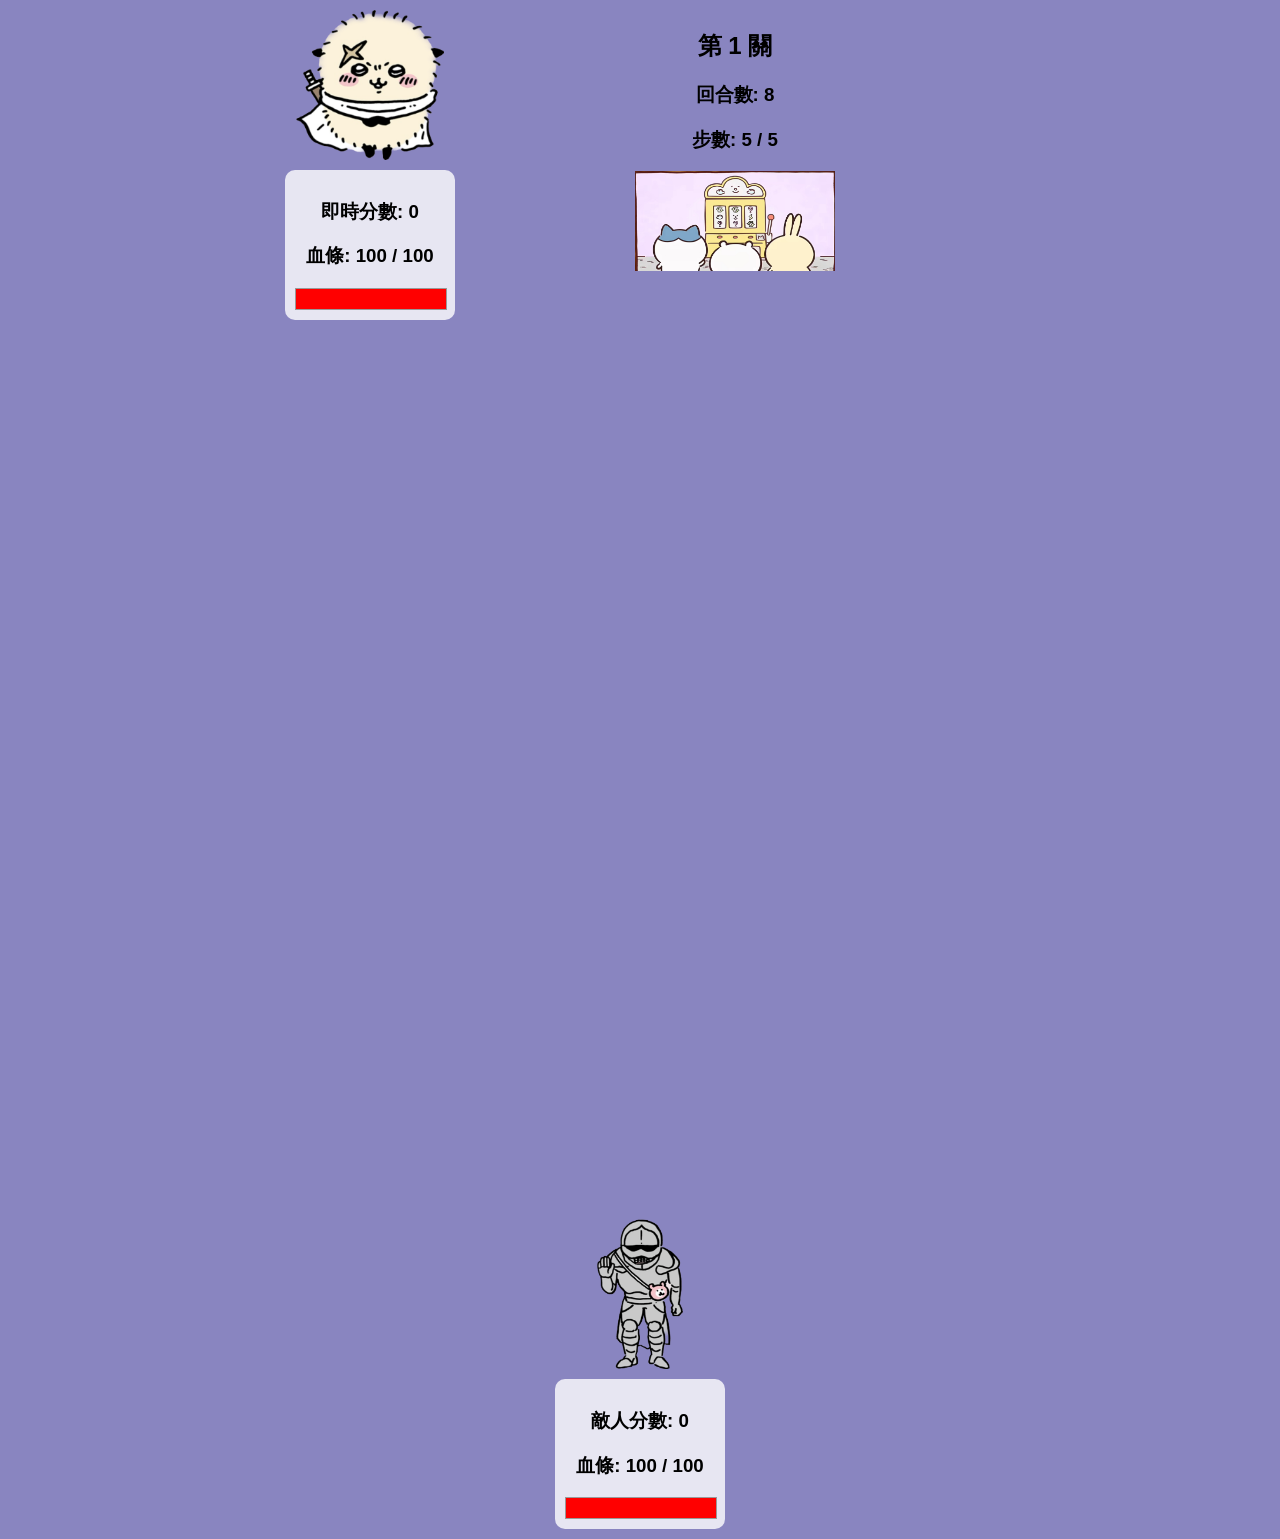
<file: index.html>
<!DOCTYPE html>
<html lang="zh-Hant">
<head>
    <meta charset="UTF-8">
    <meta name="viewport" content="width=device-width, initial-scale=1.0">

    <head>
        <link rel="stylesheet" href="style.css">
    </head>
    
    <title>消消樂遊戲</title>
    <style>
       
    </style>
</head>
<body>
    <div class="center-container">
        
        <div class="sidebar left">
            <img id="playerImage" src="me1.png" alt="自己" class="sidebar-image">
            <div class="info">
                <h3>即時分數: <span id="score">0</span></h3>
                <h3>血條: <span id="playerHealth">100</span> / 100</h3>
                <div class="bar">
                    <div class="health" id="playerHealthFill" style="width: 100%;"></div>
                </div>
            </div>
        </div>

       
        
        <div class="game-area">
            
                <h2>第 <span id="level">1</span> 關</h2>
                <h3>回合數: <span id="round">8</span></h3>
                <h3>步數: <span id="currentsteps">5</span> / <span id="steps">5</span></h3>
             <button id="resetButton"> <img src="ran.png" alt="重置" /></button>
            <canvas id="gameCanvas" width="500" height="500"></canvas>
           
                
        </div>

        
        <div class="sidebar right">
            <img id="enemyImage" src="en1.png" alt="敵人" class="sidebar-image">
            <div class="info">
                <h3>敵人分數: <span id="showenemyscore">0</span></h3>
                <h3>血條: <span id="currentenemyHealth">100</span> / <span id="totalEnemyHealth">100</span></h3>
                <div class="bar">
                    <div class="health" id="enemyHealthFill" style="width: 100%;"></div>
                </div>
            </div>
        </div>
    </div>
   
    
    <script src="game.js"></script>
</body>
</html>
</file>
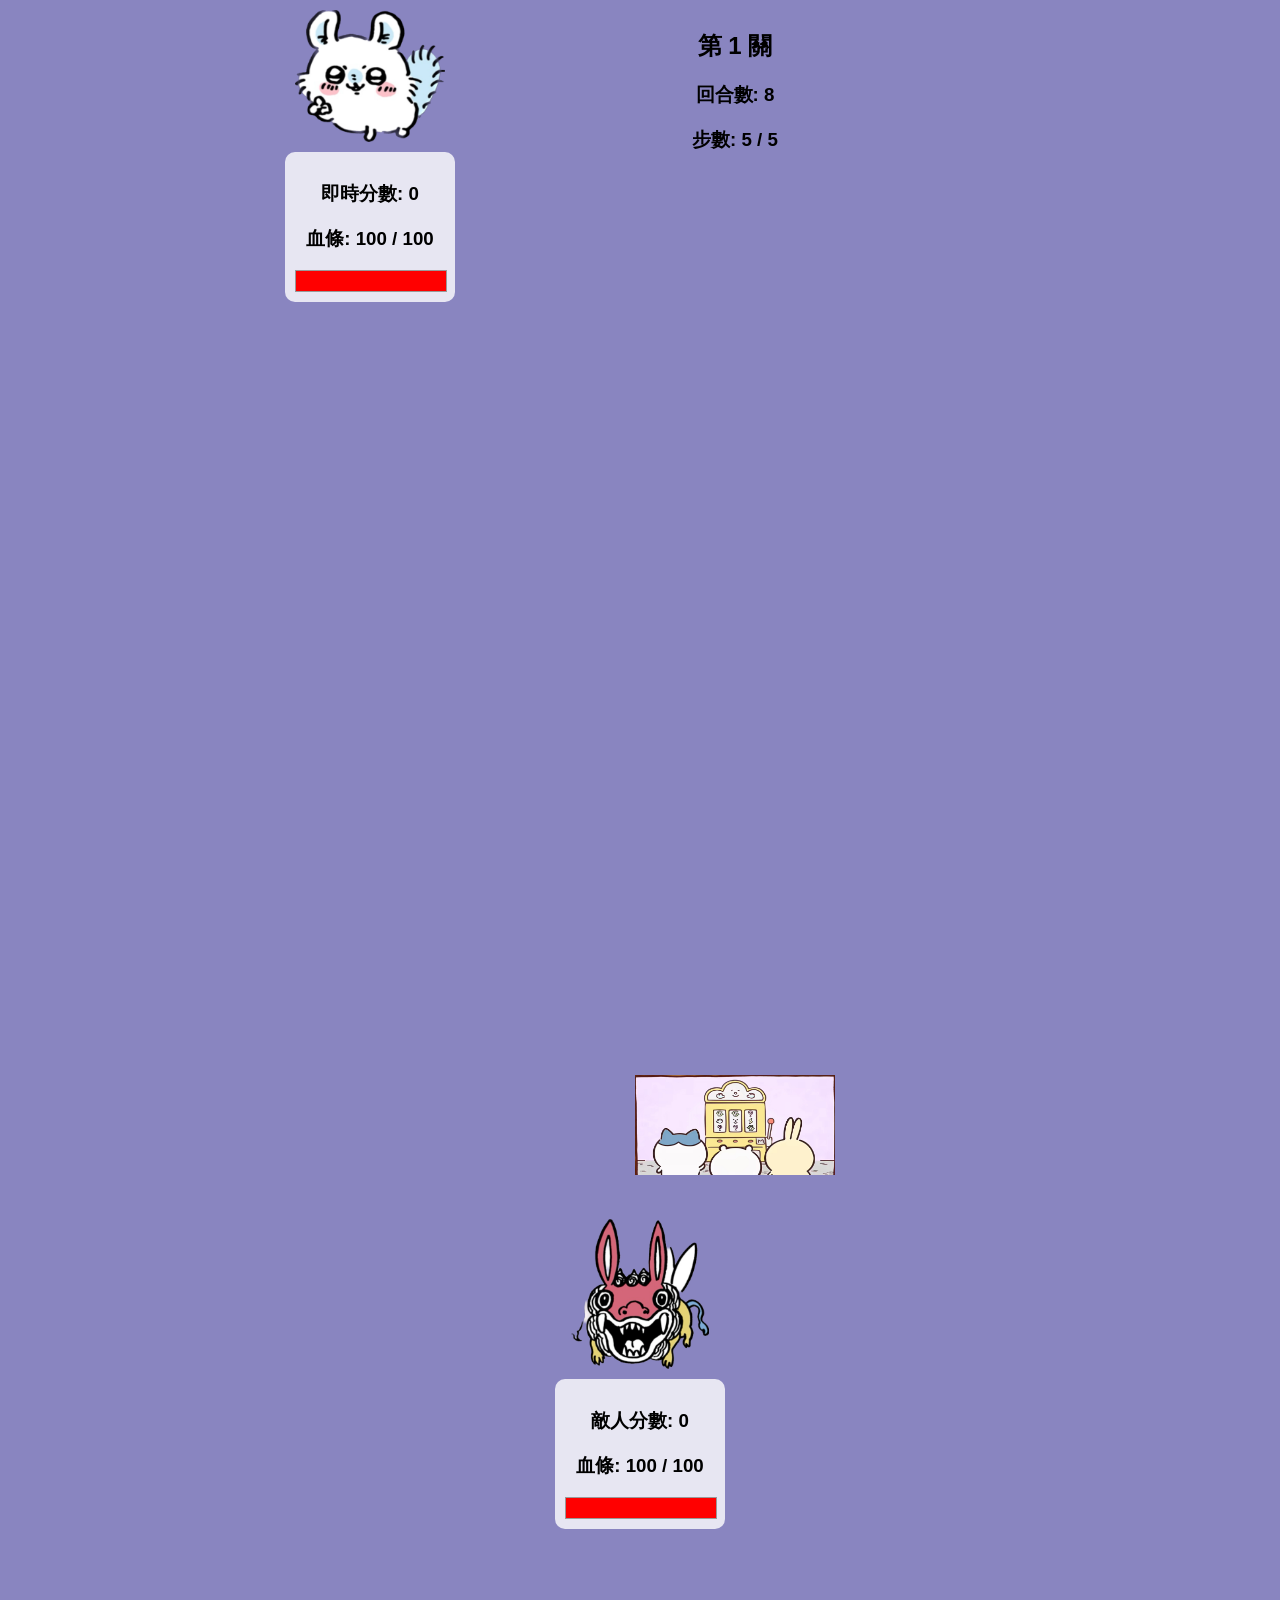
<file: bom.html>
<!DOCTYPE html>
<html lang="zh-Hant">
<head>
    <meta charset="UTF-8">
    <meta name="viewport" content="width=device-width, initial-scale=1.0">

    <head>
        <link rel="stylesheet" href="style.css">
    </head>
    
    <title>消消樂遊戲</title>
    <style>
       
    </style>
</head>
<body>
    <div class="center-container">
        
        <div class="sidebar left">
            <img id="playerImage" src="me1.png" alt="自己" class="sidebar-image">
            <div class="info">
                <h3>即時分數: <span id="score">0</span></h3>
                <h3>血條: <span id="playerHealth">100</span> / 100</h3>
                <div class="bar">
                    <div class="health" id="playerHealthFill" style="width: 100%;"></div>
                </div>
            </div>
        </div>

       
        
        <div class="game-area">
            
                <h2>第 <span id="level">1</span> 關</h2>
                <h3>回合數: <span id="round">8</span></h3>
                <h3>步數: <span id="currentsteps">5</span> / <span id="steps">5</span></h3>
            
            <canvas id="gameCanvas" width="500" height="500"></canvas>
            <button id="resetButton"> <img src="ran.png" alt="重置" /></button>
                
        </div>

        
        <div class="sidebar right">
            <img id="enemyImage" src="en1.png" alt="敵人" class="sidebar-image">
            <div class="info">
                <h3>敵人分數: <span id="showenemyscore">0</span></h3>
                <h3>血條: <span id="currentenemyHealth">100</span> / <span id="totalEnemyHealth">100</span></h3>
                <div class="bar">
                    <div class="health" id="enemyHealthFill" style="width: 100%;"></div>
                </div>
            </div>
        </div>
    </div>
    <canvas id="gameCanvas" width="500" height="500"></canvas>
    
    <script src="game.js"></script>
</body>
</html>
</file>
<file: style.css>
/* 保持背景圖片和爆炸效果的部分不變 */
body {
    background-color: #635eacc0;
    background-attachment: fixed;
    position: relative;
    margin: 0; 
}


body::before,
body::after {
    
    background-image: url('po.jpg');
    background-size: cover;  
    background-repeat: no-repeat;
    background-position: center center;
    position: absolute;
    top: 0;
    width: 50%; 
    height: 100%;
    z-index: -1;
}

body::before {
    left: 0;
    padding-right: 15%;  
}

body::after {
    right: 0;
    padding-left: 15%;  
}


.explode {
    position: absolute;
    width: 50px; 
    height: 50px; 
    background: url('explosion1.png') no-repeat center center;
    background-size: cover;
    animation: explosionAnimation 0.5s ease-out forwards;
}


@keyframes explosionAnimation {
    0% {
        transform: scale(1);
        opacity: 1;
    }
    50% {
        transform: scale(1.5);
        opacity: 0.7;
    }
    100% {
        transform: scale(2);
        opacity: 0;
    }
}


body {
    font-family: 'Noto Sans TC', Arial, sans-serif;
    background-color: #635eacc0;
    display: flex;
    align-items: center;
    justify-content: center;
    min-height: 100vh;
    margin: 0;
    flex-wrap: wrap;
}

.center-container {
    display: flex;
    align-items: flex-start;
    justify-content: center;
    gap: 20px;
    flex-wrap: wrap;
    width: 70%; 
    padding: 0 5%; 
}

.sidebar {
    display: flex;
    flex-direction: column;
    align-items: center;
    text-align: center;
    width: 150px;
    margin: 10px;
    position: relative;
}

.sidebar-image {
    width: 100%;
    max-width: 150px;
    margin-bottom: 10px;
    border-radius: 15px;
}

.info {
    background-color: rgba(255, 255, 255, 0.8);
    padding: 10px;
    border-radius: 10px;
    width: 100%;
}

.game-area {
    text-align: center;
    width: 100%;
    max-width: 500px;
    margin: 10px;
}

.bar {
    width: 150px; 
    height: 20px;
    background-color: #ddd; 
    border: 1px solid #999; 
    position: relative;
}

.health {
    height: 100%;
    background-color: #f00; 
    transition: width 0.3s ease; 
}

#resetButton {
    background: none; 
    border: none;    
    padding: 0;      
}

#resetButton img {
    width: 200px;      
    height: 100px;    
}

canvas {
    width: 100%;
    height: auto;
}


@media only screen and (max-width: 600px) {
    .center-container {
        flex-direction: column;
        align-items: center;
        width: 100%; 
        padding: 0 10%; 
    }

    .sidebar {
        width: 100%;
        max-width: 300px;
        margin: 10px 0;
    }

    .game-area {
        width: 100%;
        max-width: 400px;
        margin: 10px 0;
    }

    canvas {
        width: 100%;
        height: 300px; 
    }
}


.sidebar img {
    object-fit: contain; 
    max-width: 100%; 
    max-height: 150px; 
}
</file>
